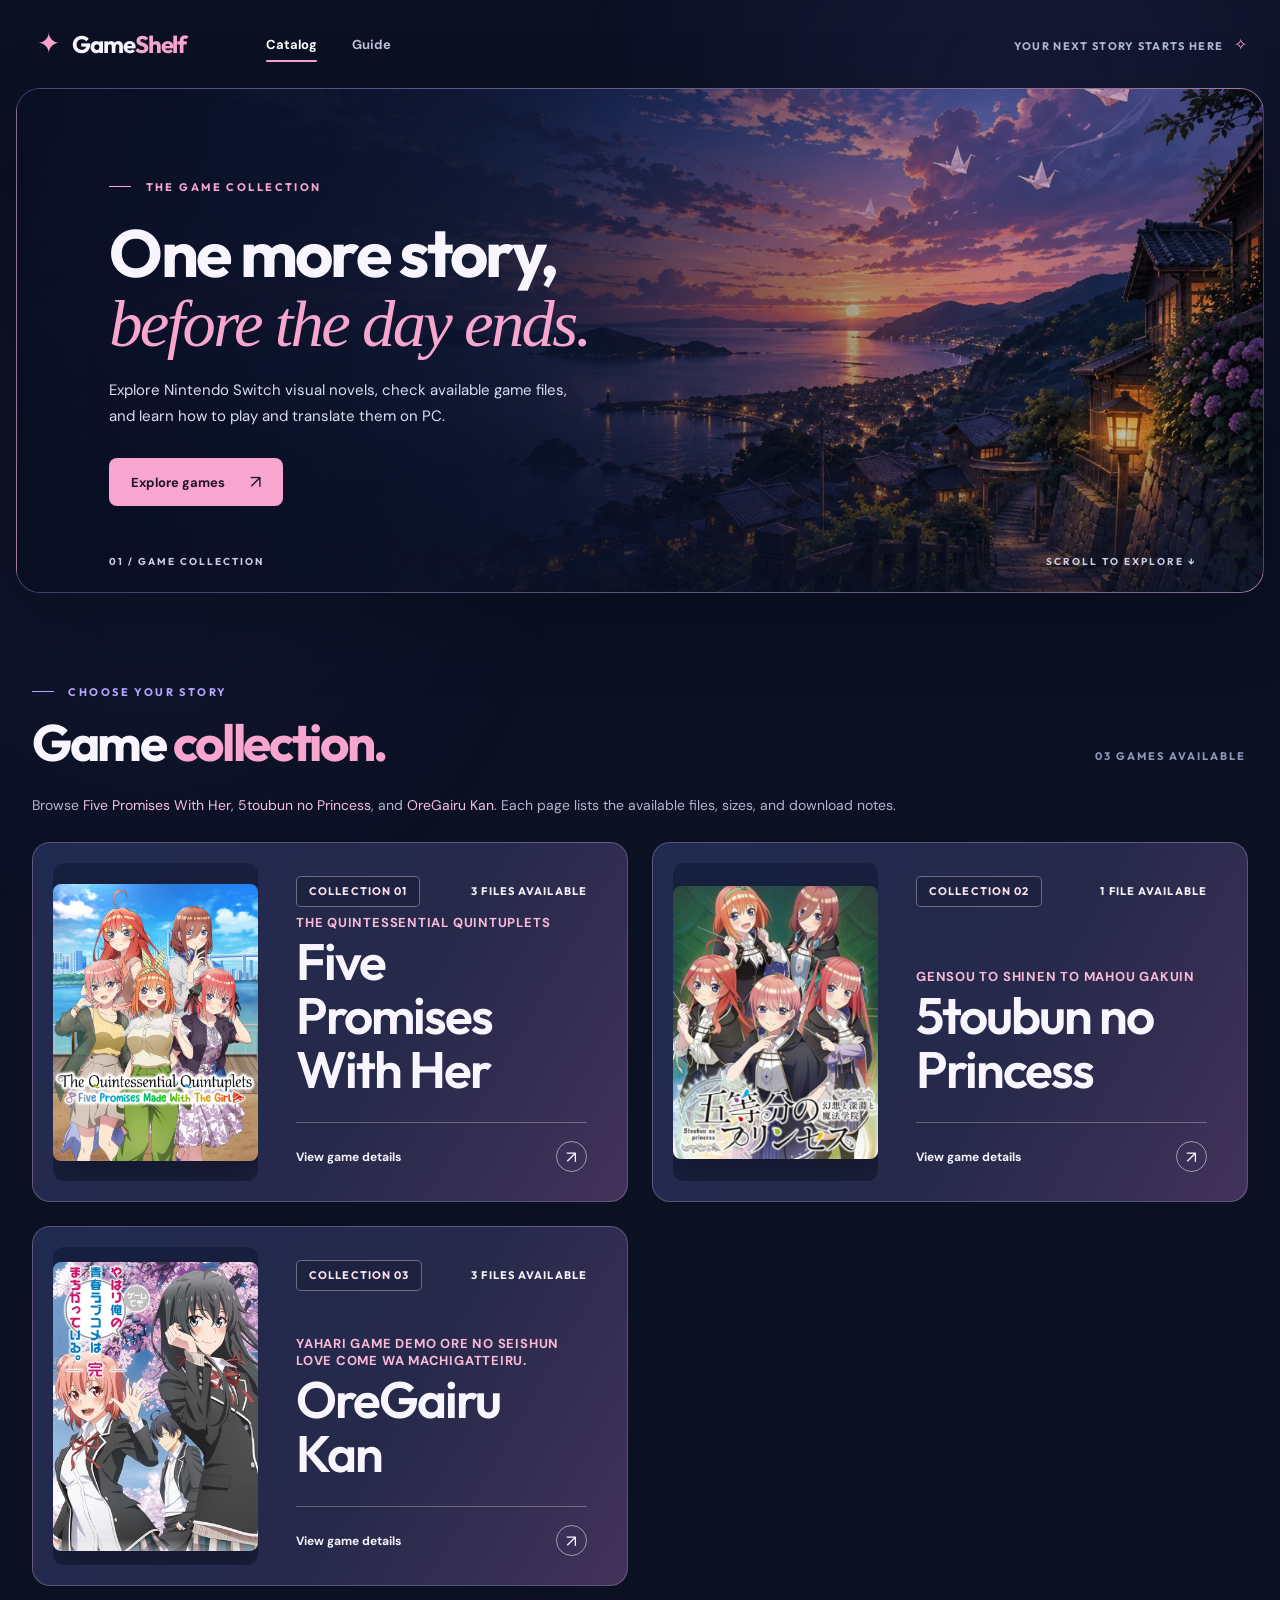
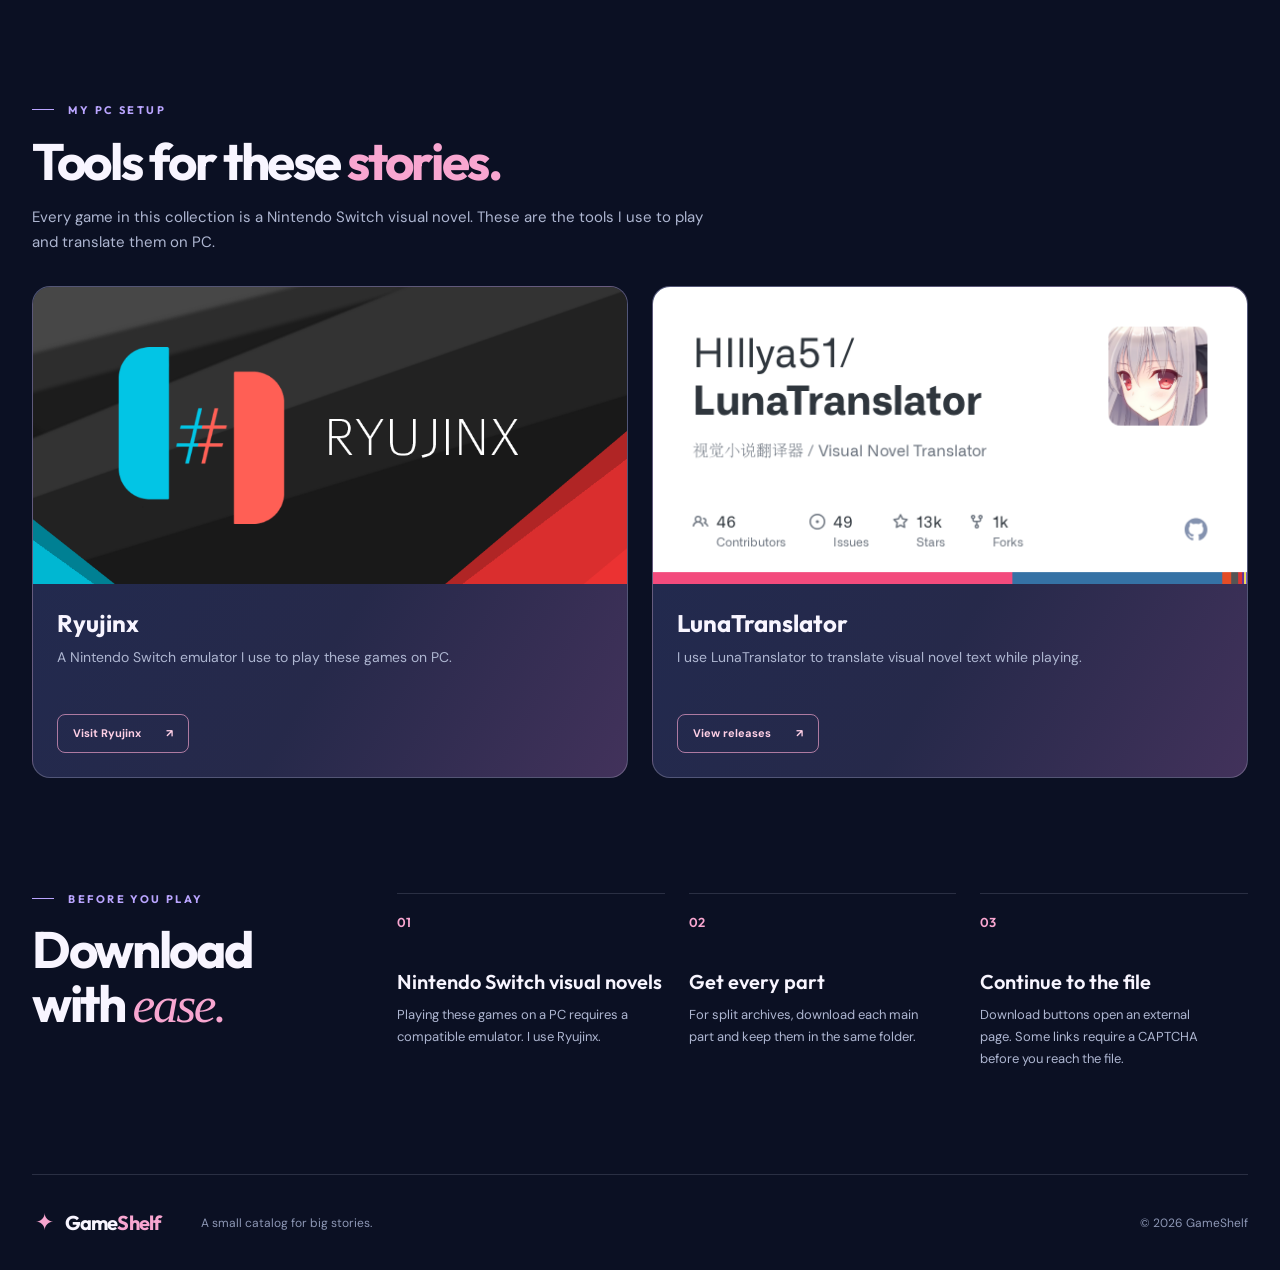
<file: index.html>
<!doctype html>
<html lang="en">
  <head>
    <meta charset="utf-8" />
    <meta name="viewport" content="width=device-width, initial-scale=1" />
    <meta name="theme-color" content="#0b1023" />
    <meta name="google-site-verification" content="QocwOYLoAUUVjA97TTVuf5KQ1hZssmASpQZl_2QMpO8" />
    <meta name="description" content="Explore Nintendo Switch visual novels on GameShelf, including The Quintessential Quintuplets and OreGairu Kan. Browse game files and download guides." />
    <title>GameShelf | Nintendo Switch Visual Novel Collection</title>
    <link rel="canonical" href="https://ftrbr145.github.io/Gameshelf/" />
    <link rel="icon" href="./assets/favicon.svg" type="image/svg+xml" />
    <link rel="stylesheet" href="./assets/styles.css?v=5" />
    <script defer src="./assets/games.js?v=5"></script>
    <script defer src="./assets/site.js?v=7"></script>
  </head>
  <body data-page="catalog">
    <a class="skip-link" href="#main">Skip to content</a>
    <div class="site-shell">
      <header class="site-header">
        <a class="brand" href="./index.html" aria-label="GameShelf, home">
          <span class="brand-mark" aria-hidden="true">✦</span>
          <span>Game<span class="brand-accent">Shelf</span></span>
        </a>
        <nav class="site-nav" aria-label="Main navigation">
          <a class="nav-link is-active" href="#catalog" aria-current="page">Catalog</a>
          <a class="nav-link" href="#guide">Guide</a>
        </nav>
        <span class="header-label">YOUR NEXT STORY STARTS HERE <span aria-hidden="true">✧</span></span>
      </header>

      <main id="main">
        <section class="hero" aria-labelledby="hero-title">
          <div class="hero-art" aria-hidden="true"></div>
          <div class="hero-copy">
            <p class="eyebrow"><span class="eyebrow-line"></span> THE GAME COLLECTION</p>
            <h1 id="hero-title">One more story,<br /><em>before the day ends.</em></h1>
            <p class="hero-description">Explore Nintendo Switch visual novels, check available game files, and learn how to play and translate them on PC.</p>
            <a class="button button-primary hero-button" href="#catalog">Explore games <span aria-hidden="true">↗</span></a>
          </div>
          <div class="hero-bottom" aria-hidden="true">
            <span>01 / GAME COLLECTION</span>
            <span>SCROLL TO EXPLORE ↓</span>
          </div>
        </section>

        <section class="catalog-section section-wrap" id="catalog" aria-labelledby="catalog-title">
          <div class="section-heading">
            <div>
              <p class="eyebrow section-eyebrow"><span class="eyebrow-line"></span> CHOOSE YOUR STORY</p>
              <h2 id="catalog-title">Game <span class="text-gradient">collection.</span></h2>
            </div>
            <p class="section-aside" id="game-count">Loading collection...</p>
          </div>
          <p class="catalog-intro">Browse <a href="./game.html?game=the-quintessential-quintuplets-five-promises-with-her">Five Promises With Her</a>, <a href="./game.html?game=5toubun-no-princess">5toubun no Princess</a>, and <a href="./game.html?game=yahari-game-demo-oregairu-kan">OreGairu Kan</a>. Each page lists the available files, sizes, and download notes.</p>
          <div class="game-grid" id="game-grid" aria-live="polite"></div>
          <noscript><p class="notice">Enable JavaScript to view the game catalog.</p></noscript>
        </section>

        <section class="tools-section section-wrap" id="tools" aria-labelledby="tools-title">
          <p class="eyebrow section-eyebrow"><span class="eyebrow-line"></span> MY PC SETUP</p>
          <h2 id="tools-title">Tools for these <span class="text-gradient">stories.</span></h2>
          <p class="tools-intro">Every game in this collection is a Nintendo Switch visual novel. These are the tools I use to play and translate them on PC.</p>
          <div class="tools-grid">
            <article class="tool-card">
              <img src="./assets/ryujinx-banner.png" width="920" height="430" loading="lazy" alt="Ryujinx banner" />
              <div class="tool-card-body">
                <h3>Ryujinx</h3>
                <p>A Nintendo Switch emulator I use to play these games on PC.</p>
                <a class="button button-download" href="https://ryujinx.app/" target="_blank" rel="noopener noreferrer">Visit Ryujinx <span aria-hidden="true">↗</span></a>
              </div>
            </article>
            <article class="tool-card">
              <img src="./assets/lunatranslator-banner.png" width="1200" height="600" loading="lazy" alt="LunaTranslator project banner" />
              <div class="tool-card-body">
                <h3>LunaTranslator</h3>
                <p>I use LunaTranslator to translate visual novel text while playing.</p>
                <a class="button button-download" href="https://github.com/HIllya51/LunaTranslator/releases" target="_blank" rel="noopener noreferrer">View releases <span aria-hidden="true">↗</span></a>
              </div>
            </article>
          </div>
        </section>

        <section class="guide-section section-wrap" id="guide" aria-labelledby="guide-title">
          <div class="guide-heading">
            <p class="eyebrow section-eyebrow"><span class="eyebrow-line"></span> BEFORE YOU PLAY</p>
            <h2 id="guide-title">Download with <em>ease.</em></h2>
          </div>
          <div class="guide-grid">
            <div class="guide-item"><span class="guide-number">01</span><h3>Nintendo Switch visual novels</h3><p>Playing these games on a PC requires a compatible emulator. I use Ryujinx.</p></div>
            <div class="guide-item"><span class="guide-number">02</span><h3>Get every part</h3><p>For split archives, download each main part and keep them in the same folder.</p></div>
            <div class="guide-item"><span class="guide-number">03</span><h3>Continue to the file</h3><p>Download buttons open an external page. Some links require a CAPTCHA before you reach the file.</p></div>
          </div>
        </section>
      </main>

      <footer class="site-footer section-wrap">
        <a class="brand footer-brand" href="./index.html"><span class="brand-mark" aria-hidden="true">✦</span><span>Game<span class="brand-accent">Shelf</span></span></a>
        <p>A small catalog for big stories.</p>
        <span>© <span data-year>2026</span> GameShelf</span>
      </footer>
    </div>
  </body>
</html>
</file>
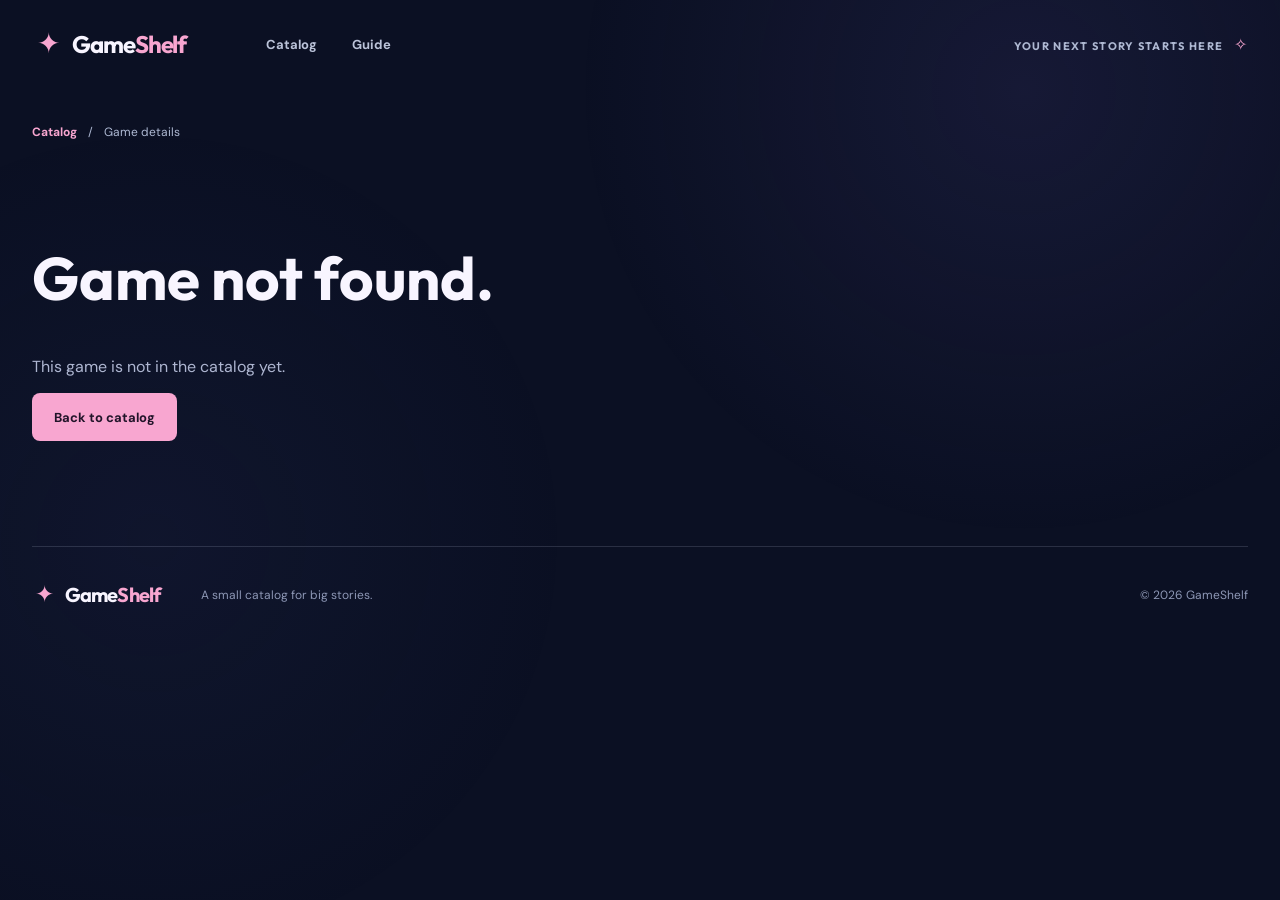
<file: game.html>
<!doctype html>
<html lang="en">
  <head>
    <meta charset="utf-8" />
    <meta name="viewport" content="width=device-width, initial-scale=1" />
    <meta name="theme-color" content="#0b1023" />
    <meta name="description" content="Game details and download links on GameShelf." />
    <title>Game details — GameShelf</title>
    <link rel="icon" href="./assets/favicon.svg" type="image/svg+xml" />
    <link rel="stylesheet" href="./assets/styles.css" />
    <script defer src="./assets/games.js?v=5"></script>
    <script defer src="./assets/site.js?v=8"></script>
  </head>
  <body data-page="detail">
    <a class="skip-link" href="#main">Skip to content</a>
    <div class="site-shell">
      <header class="site-header">
        <a class="brand" href="./index.html" aria-label="GameShelf, home">
          <span class="brand-mark" aria-hidden="true">✦</span>
          <span>Game<span class="brand-accent">Shelf</span></span>
        </a>
        <nav class="site-nav" aria-label="Main navigation">
          <a class="nav-link" href="./index.html#catalog">Catalog</a>
          <a class="nav-link" href="./index.html#guide">Guide</a>
        </nav>
        <span class="header-label">YOUR NEXT STORY STARTS HERE <span aria-hidden="true">✧</span></span>
      </header>

      <main id="main" class="detail-main section-wrap">
        <nav class="breadcrumbs" aria-label="Breadcrumb"><a href="./index.html#catalog">Catalog</a><span aria-hidden="true">/</span><span id="breadcrumb-current">Game details</span></nav>
        <div id="detail-content" aria-live="polite"></div>
        <noscript><p class="notice">Enable JavaScript to view game details and download links.</p></noscript>
      </main>

      <footer class="site-footer section-wrap">
        <a class="brand footer-brand" href="./index.html"><span class="brand-mark" aria-hidden="true">✦</span><span>Game<span class="brand-accent">Shelf</span></span></a>
        <p>A small catalog for big stories.</p>
        <span>© <span data-year>2026</span> GameShelf</span>
      </footer>
    </div>
  </body>
</html>
</file>
<file: assets/styles.css>
@import url('https://fonts.googleapis.com/css2?family=DM+Sans:wght@400;500;600;700&family=Outfit:wght@400;500;600;700;800&display=swap');

:root {
  color-scheme: dark;
  --bg: #0b1023;
  --panel: #151b35;
  --panel-soft: #1a2140;
  --line: rgba(223, 229, 255, .15);
  --text: #f8f5ff;
  --muted: #aeb6d1;
  --pink: #f8a6d0;
  --peach: #ffe1bc;
  --lilac: #baa5ff;
  font-family: 'DM Sans', 'Segoe UI', sans-serif;
  font-synthesis: none;
  scroll-behavior: smooth;
}

* { box-sizing: border-box; }
html { scroll-padding-top: 24px; }
body { margin: 0; min-width: 320px; background: var(--bg); color: var(--text); }
body::before { content: ''; position: fixed; inset: 0; z-index: -1; pointer-events: none; background: radial-gradient(circle at 80% 10%, rgba(83, 75, 153, .16), transparent 34%), radial-gradient(circle at 12% 60%, rgba(64, 80, 151, .09), transparent 33%); }
a { color: inherit; text-decoration: none; }
button, a { -webkit-tap-highlight-color: transparent; }
a:focus-visible { outline: 3px solid var(--peach); outline-offset: 5px; border-radius: 4px; }
img { display: block; max-width: 100%; }
h1, h2, h3, p { margin-top: 0; }
h1, h2, h3 { font-family: 'Outfit', 'Segoe UI', sans-serif; }
::selection { background: var(--pink); color: #111327; }

.skip-link { position: absolute; left: 20px; top: -60px; z-index: 30; padding: 12px 16px; border-radius: 8px; background: #fff; color: #14172b; font-weight: 700; }
.skip-link:focus { top: 12px; }
.site-shell { overflow: hidden; }
.section-wrap { width: min(100% - 64px, 1240px); margin-inline: auto; }
.site-header { width: min(100% - 64px, 1312px); height: 88px; margin-inline: auto; display: flex; align-items: center; gap: 70px; }
.brand { display: inline-flex; align-items: center; gap: 9px; white-space: nowrap; font: 700 24px/1 'Outfit', 'Segoe UI', sans-serif; letter-spacing: -.045em; }
.brand-mark { display: inline-grid; place-items: center; width: 31px; height: 31px; color: var(--pink); font: 400 28px/1 Georgia, serif; }
.brand-accent { color: var(--pink); }
.site-nav { display: flex; align-items: center; gap: 35px; margin-left: 10px; }
.nav-link { position: relative; padding: 32px 0; color: #bbc3d9; font-size: 13px; font-weight: 700; transition: color .2s; }
.nav-link:hover, .nav-link.is-active { color: #fff; }
.nav-link.is-active::after { content: ''; position: absolute; left: 0; right: 0; bottom: 23px; height: 2px; border-radius: 2px; background: var(--pink); }
.header-label { margin-left: auto; color: #aeb8d2; font: 700 11px/1 'Outfit', sans-serif; letter-spacing: .12em; white-space: nowrap; }
.header-label span { padding-left: 7px; color: var(--pink); font-size: 16px; }

.hero { position: relative; isolation: isolate; width: min(100% - 32px, 1376px); min-height: 460px; margin: 0 auto; border: 1px solid rgba(229, 226, 255, .14); border-radius: 24px; overflow: hidden; background: linear-gradient(120deg, #1f264d, #4e4b80 65%, #a36889); box-shadow: 0 24px 80px rgba(0, 0, 0, .22); }
.hero-art { position: absolute; inset: 0; z-index: -2; background: url('./coastal-dusk.webp') center 53% / cover no-repeat; }
.hero::after { content: ''; position: absolute; inset: 0; z-index: -1; background: linear-gradient(90deg, rgba(9, 14, 34, .96) 0%, rgba(12, 18, 40, .78) 36%, rgba(14, 18, 39, .21) 78%), linear-gradient(0deg, rgba(8, 14, 35, .65), transparent 35%); }
.hero-copy { padding: 92px 0 86px 7.4%; width: min(850px, 80%); }
.eyebrow { margin-bottom: 24px; color: var(--pink); font: 700 11px/1.2 'Outfit', sans-serif; letter-spacing: .22em; }
.eyebrow-line { display: inline-block; width: 22px; height: 1px; margin: 0 10px 4px 0; background: currentColor; }
.hero h1 { margin-bottom: 18px; font-size: clamp(42px, 5.2vw, 73px); font-weight: 700; line-height: 1.04; letter-spacing: -.04em; }
.hero h1 em, .guide-heading h2 em { color: var(--pink); font-family: Georgia, serif; font-weight: 400; }
.hero-description { max-width: 470px; margin-bottom: 29px; color: #d9def1; font-size: 15px; line-height: 1.75; }
.button { display: inline-flex; align-items: center; justify-content: center; gap: 25px; min-height: 48px; padding: 0 21px; border: 1px solid transparent; border-radius: 8px; font: 700 13px/1 'DM Sans', sans-serif; transition: transform .2s, background .2s, border-color .2s; }
.button:hover { transform: translateY(-2px); }
.button-primary { background: var(--pink); color: #211429; }
.button-primary:hover { background: #ffb9dc; }
.hero-button span { font-size: 18px; font-weight: 400; }
.hero-bottom { position: absolute; left: 7.4%; right: 5.3%; bottom: 25px; display: flex; justify-content: space-between; color: #c8cee4; font: 700 10px/1 'Outfit', sans-serif; letter-spacing: .2em; }

.catalog-section { padding-block: 93px 118px; }
.section-heading { display: flex; align-items: end; justify-content: space-between; gap: 24px; margin-bottom: 29px; }
.section-eyebrow { margin-bottom: 16px; color: var(--lilac); }
.section-heading h2, .guide-heading h2, .tools-section h2 { margin: 0; font-size: clamp(34px, 4vw, 55px); line-height: 1.06; letter-spacing: -.045em; }
.text-gradient { color: var(--pink); }
.section-aside { margin: 0 2px 8px 0; color: #8c98b8; font: 700 11px/1 'Outfit', sans-serif; letter-spacing: .18em; white-space: nowrap; }
.catalog-intro { margin: -5px 0 25px; color: var(--muted); font-size: 14px; line-height: 1.7; }
.catalog-intro a { color: #f4bee1; text-underline-offset: 3px; }
.game-grid { display: grid; grid-template-columns: repeat(2, minmax(0, 1fr)); gap: 24px; }
.game-grid:has(.game-card:only-child) { grid-template-columns: minmax(0, 1fr); }
.game-card { min-width: 0; }
.game-card-link { display: grid; grid-template-columns: minmax(170px, 205px) minmax(0, 1fr); min-height: 360px; gap: 18px; padding: 20px; overflow: hidden; border: 1px solid rgba(242, 232, 255, .23); border-radius: 18px; background: linear-gradient(120deg, #202a50, #26294a 58%, #42325b); transition: transform .25s, border-color .25s, box-shadow .25s; }
.game-card-link:hover { transform: translateY(-5px); border-color: rgba(248, 166, 208, .74); box-shadow: 0 22px 50px rgba(0, 0, 0, .3); }
.game-card-art { display: grid; place-items: center; min-width: 0; overflow: hidden; border-radius: 11px; background: rgba(8, 15, 38, .35); }
.game-card-image { width: auto; max-width: 100%; max-height: 320px; object-fit: contain; border-radius: 8px; box-shadow: 0 14px 30px rgba(0, 0, 0, .28); transition: transform .5s; }
.game-card-link:hover .game-card-image { transform: scale(1.035); }
.game-card-content { display: flex; flex-direction: column; min-width: 0; padding: 13px 20px 9px; }
.game-card-meta { display: flex; align-items: center; justify-content: space-between; flex-wrap: wrap; gap: 10px; }
.mini-pill { padding: 9px 12px; border: 1px solid rgba(255, 255, 255, .34); border-radius: 5px; background: rgba(12, 17, 35, .25); color: #fce1ee; font: 700 11px/1 'Outfit', sans-serif; letter-spacing: .1em; white-space: nowrap; backdrop-filter: blur(5px); }
.card-file-count { color: #f6f0fa; font: 700 11px/1 'Outfit', sans-serif; letter-spacing: .1em; white-space: nowrap; }
.game-card-subtitle { margin: auto 0 4px; color: #f9bada; font-size: 13px; font-weight: 700; letter-spacing: .06em; text-transform: uppercase; }
.game-card-title { max-width: 580px; margin: 0; font-size: clamp(32px, 4vw, 53px); font-weight: 600; line-height: 1.05; letter-spacing: -.04em; }
.game-card-bottom { display: flex; align-items: center; justify-content: space-between; gap: 12px; margin-top: 26px; padding-top: 18px; border-top: 1px solid rgba(255, 255, 255, .28); font-size: 12px; font-weight: 700; }
.circle-arrow { display: grid; place-items: center; width: 31px; height: 31px; border: 1px solid rgba(255, 255, 255, .5); border-radius: 50%; font-size: 17px; font-weight: 400; }

.tools-section { padding-bottom: 110px; }
.tools-intro { max-width: 680px; margin: 17px 0 30px; color: var(--muted); font-size: 15px; line-height: 1.7; }
.tools-grid { display: grid; grid-template-columns: repeat(2, minmax(0, 1fr)); gap: 24px; }
.tool-card { min-width: 0; overflow: hidden; border: 1px solid rgba(242, 232, 255, .23); border-radius: 18px; background: linear-gradient(120deg, #202a50, #26294a 58%, #42325b); }
.tool-card img { width: 100%; height: auto; aspect-ratio: 2 / 1; object-fit: cover; background: #20243a; }
.tool-card-body { padding: 24px; }
.tool-card h3 { margin-bottom: 8px; font-size: 24px; }
.tool-card p { min-height: 48px; margin-bottom: 20px; color: var(--muted); font-size: 14px; line-height: 1.7; }

.guide-section { display: grid; grid-template-columns: 300px 1fr; gap: 65px; padding-block: 5px 104px; }
.guide-heading h2 { max-width: 280px; font-size: clamp(36px, 4vw, 52px); }
.guide-grid { display: grid; grid-template-columns: repeat(3, minmax(0, 1fr)); gap: 24px; }
.guide-item { padding-top: 17px; border-top: 1px solid var(--line); }
.guide-number { color: var(--pink); font: 600 13px/1 'Outfit', sans-serif; }
.guide-item h3 { margin: 37px 0 10px; font-size: 20px; font-weight: 600; }
.guide-item p { max-width: 235px; margin-bottom: 0; color: var(--muted); font-size: 13px; line-height: 1.7; }
.site-footer { display: flex; align-items: center; gap: 40px; min-height: 96px; padding-block: 25px; border-top: 1px solid var(--line); }
.footer-brand { font-size: 20px; }
.footer-brand .brand-mark { width: 24px; height: 24px; font-size: 23px; }
.site-footer p { margin: 0; color: #8d97b5; font-size: 12px; }
.site-footer > span { margin-left: auto; color: #8d97b5; font-size: 12px; }
.notice { padding: 30px; border: 1px solid var(--line); border-radius: 12px; color: var(--muted); }

.detail-main { padding-top: 36px; padding-bottom: 105px; }
.breadcrumbs { display: flex; align-items: center; gap: 11px; margin-bottom: 26px; color: #aeb9d3; font-size: 12px; }
.breadcrumbs a { color: var(--pink); font-weight: 700; }
.breadcrumbs a:hover, .back-link:hover { text-decoration: underline; }
.breadcrumbs span:last-child { overflow: hidden; text-overflow: ellipsis; white-space: nowrap; }
.detail-hero { position: relative; isolation: isolate; display: grid; grid-template-columns: 235px minmax(0, 1fr); align-items: center; gap: 47px; min-height: 390px; padding: 32px 5.5%; overflow: hidden; border: 1px solid rgba(242, 232, 255, .21); border-radius: 19px; background: url('./coastal-dusk.webp') center 48% / cover no-repeat, #232b50; }
.detail-hero-image { width: 235px; height: 318px; object-fit: contain; border-radius: 9px; box-shadow: 0 18px 40px rgba(0, 0, 0, .36); }
.detail-hero-shade { position: absolute; inset: 0; z-index: -1; background: linear-gradient(90deg, rgba(8, 14, 33, .8), rgba(8, 14, 33, .83)), linear-gradient(0deg, rgba(8, 13, 34, .55), transparent 55%); }
.detail-hero-copy { max-width: 720px; }
.detail-eyebrow { margin-bottom: 35px; color: #ffbadb; }
.detail-subtitle { margin-bottom: 5px; color: var(--pink); font-size: 13px; font-weight: 700; letter-spacing: .07em; text-transform: uppercase; }
.detail-hero h1 { margin: 0 0 11px; font-size: clamp(40px, 5.6vw, 69px); font-weight: 600; line-height: 1.02; letter-spacing: -.04em; }
.detail-full-title { margin: 0; color: #dce1f1; font-size: 12px; }
.detail-layout { display: grid; grid-template-columns: minmax(0, 1.85fr) minmax(270px, .85fr); gap: 48px; margin-top: 62px; }
.downloads h2 { margin-bottom: 12px; font-size: clamp(31px, 3.1vw, 43px); font-weight: 600; letter-spacing: -.04em; }
.download-intro { max-width: 650px; margin-bottom: 31px; color: var(--muted); font-size: 14px; line-height: 1.7; }
.file-list { display: grid; gap: 13px; margin: 0; padding: 0; list-style: none; }
.file-card { display: grid; grid-template-columns: 38px minmax(0, 1fr) auto; align-items: center; gap: 19px; min-height: 124px; padding: 19px 21px; border: 1px solid var(--line); border-radius: 12px; background: rgba(27, 34, 64, .66); }
.file-index { align-self: start; margin-top: 5px; color: #7f8cae; font: 700 12px/1 'Outfit', sans-serif; }
.file-info { min-width: 0; }
.file-title-row { display: flex; align-items: center; gap: 12px; flex-wrap: wrap; }
.file-title-row h3 { margin: 0; font-size: 18px; font-weight: 600; }
.file-kind { padding: 5px 7px; border: 1px solid rgba(186, 165, 255, .34); border-radius: 4px; color: #cabdff; font: 700 11px/1 'Outfit', sans-serif; letter-spacing: .05em; }
.file-kind.is-update { border-color: rgba(248, 166, 208, .35); color: var(--pink); }
.file-name { overflow: hidden; margin: 9px 0 8px; color: #9da9c9; font-size: 11px; line-height: 1.4; text-overflow: ellipsis; white-space: nowrap; }
.file-size { color: #e2e4f1; font-size: 12px; font-weight: 700; }
.button-download { min-height: 39px; padding-inline: 15px; border-color: rgba(248, 166, 208, .65); color: #ffd0e6; white-space: nowrap; font-size: 11px; }
.button-download:hover { background: rgba(248, 166, 208, .11); }
.download-aside { align-self: start; position: relative; overflow: hidden; min-height: 316px; padding: 32px 29px; border: 1px solid rgba(248, 166, 208, .18); border-radius: 13px; background: linear-gradient(145deg, #282644, #1b2240 66%, #182340); }
.download-aside::after { content: '✦'; position: absolute; right: -15px; top: -54px; color: rgba(247, 166, 208, .08); font: 220px/1 Georgia, serif; }
.aside-symbol { display: block; margin-bottom: 19px; color: var(--pink); font: 43px/1 Georgia, serif; }
.download-aside .eyebrow { position: relative; z-index: 1; margin-bottom: 10px; }
.download-aside h2 { position: relative; z-index: 1; margin-bottom: 13px; font-size: 27px; font-weight: 600; }
.download-aside > p:not(.eyebrow) { position: relative; z-index: 1; color: #c0c8de; font-size: 13px; line-height: 1.7; }
.aside-note { position: relative; z-index: 1; display: flex; align-items: start; gap: 10px; margin-top: 24px; padding-top: 17px; border-top: 1px solid rgba(255, 255, 255, .14); color: #e2d8e8; font-size: 11px; line-height: 1.6; }
.note-dot { flex: 0 0 6px; height: 6px; margin-top: 6px; border-radius: 50%; background: var(--pink); }
.back-link { display: inline-block; margin-top: 42px; color: var(--pink); font-size: 13px; font-weight: 700; }
.not-found-title { margin-top: 100px; font-size: clamp(35px, 5vw, 60px); }
.muted { color: var(--muted); }

@media (max-width: 1050px) {
  .site-header { gap: 30px; }
  .header-label { display: none; }
  .site-nav { margin-left: auto; }
  .guide-section { grid-template-columns: 1fr; gap: 36px; }
  .guide-heading h2 { max-width: none; }
  .detail-layout { gap: 25px; }
  .game-card-link { grid-template-columns: 190px minmax(0, 1fr); min-height: 330px; }
  .game-card-image { max-height: 288px; }
  .game-card-content { padding-inline: 11px; }
}

@media (max-width: 760px) {
  .section-wrap { width: min(100% - 36px, 1240px); }
  .site-header { width: min(100% - 36px, 1312px); height: 72px; }
  .brand { font-size: 21px; }
  .site-nav { gap: 18px; }
  .nav-link { padding: 25px 0; font-size: 12px; }
  .nav-link.is-active::after { bottom: 16px; }
  .hero { width: min(100% - 20px, 1376px); min-height: 470px; border-radius: 16px; }
  .hero-art { background-position: 60% center; }
  .hero::after { background: linear-gradient(90deg, rgba(8, 13, 32, .92), rgba(11, 16, 38, .44)), linear-gradient(0deg, rgba(8, 14, 32, .6), transparent 55%); }
  .hero-copy { width: 100%; padding: 75px 25px 94px; }
  .hero h1 { font-size: clamp(42px, 9vw, 60px); }
  .hero-description { font-size: 14px; }
  .hero-bottom { left: 25px; right: 25px; bottom: 20px; font-size: 10px; }
  .catalog-section { padding-block: 77px 94px; }
  .section-heading { align-items: start; }
  .section-aside { margin-top: 6px; font-size: 11px; }
  .game-grid { grid-template-columns: 1fr; }
  .game-card-link { grid-template-columns: 205px minmax(0, 1fr); min-height: 325px; }
  .tools-grid { grid-template-columns: 1fr; }
  .tools-section { padding-bottom: 90px; }
  .guide-grid { gap: 15px; }
  .guide-item h3 { font-size: 17px; }
  .site-footer { gap: 10px 25px; flex-wrap: wrap; }
  .site-footer > span { margin-left: auto; }
  .detail-main { padding-top: 23px; }
  .detail-hero { grid-template-columns: 170px minmax(0, 1fr); gap: 23px; min-height: 320px; padding: 26px; }
  .detail-hero-image { width: 170px; height: 230px; }
  .detail-hero h1 { font-size: clamp(35px, 5.6vw, 51px); }
  .detail-layout { grid-template-columns: 1fr; margin-top: 48px; }
  .download-aside { min-height: 0; }
}

@media (max-width: 520px) {
  .site-nav { gap: 14px; }
  .hero h1 { font-size: 43px; }
  .eyebrow { font-size: 11px; }
  .hero-bottom span:last-child { display: none; }
  .section-heading { flex-direction: column; gap: 10px; }
  .section-aside { margin: 0; }
  .game-card-link { grid-template-columns: 1fr; gap: 0; padding: 12px; }
  .game-card-art { min-height: 278px; }
  .game-card-image { max-height: 250px; }
  .game-card-content { min-height: 230px; padding: 20px 11px 11px; }
  .game-card-subtitle { font-size: 11px; }
  .game-card-title { font-size: 37px; }
  .guide-grid { grid-template-columns: 1fr; gap: 26px; }
  .guide-item h3 { margin-top: 20px; }
  .guide-item p { max-width: none; }
  .guide-section { padding-bottom: 75px; }
  .site-footer { align-items: start; }
  .site-footer p { flex-basis: 100%; order: 3; }
  .detail-hero { grid-template-columns: 1fr; justify-items: center; gap: 23px; padding: 27px 24px 34px; }
  .detail-hero-image { width: 184px; height: 248px; }
  .detail-hero-copy { text-align: center; }
  .detail-eyebrow { margin-bottom: 18px; }
  .detail-hero h1 { font-size: 42px; }
  .file-card { grid-template-columns: 27px minmax(0, 1fr); gap: 10px; padding: 17px; }
  .file-card .button-download { grid-column: 2; justify-self: start; margin-top: 3px; }
}

@media (prefers-reduced-motion: reduce) {
  :root { scroll-behavior: auto; }
  .button, .game-card-link, .game-card-image { transition: none; }
}
</file>
